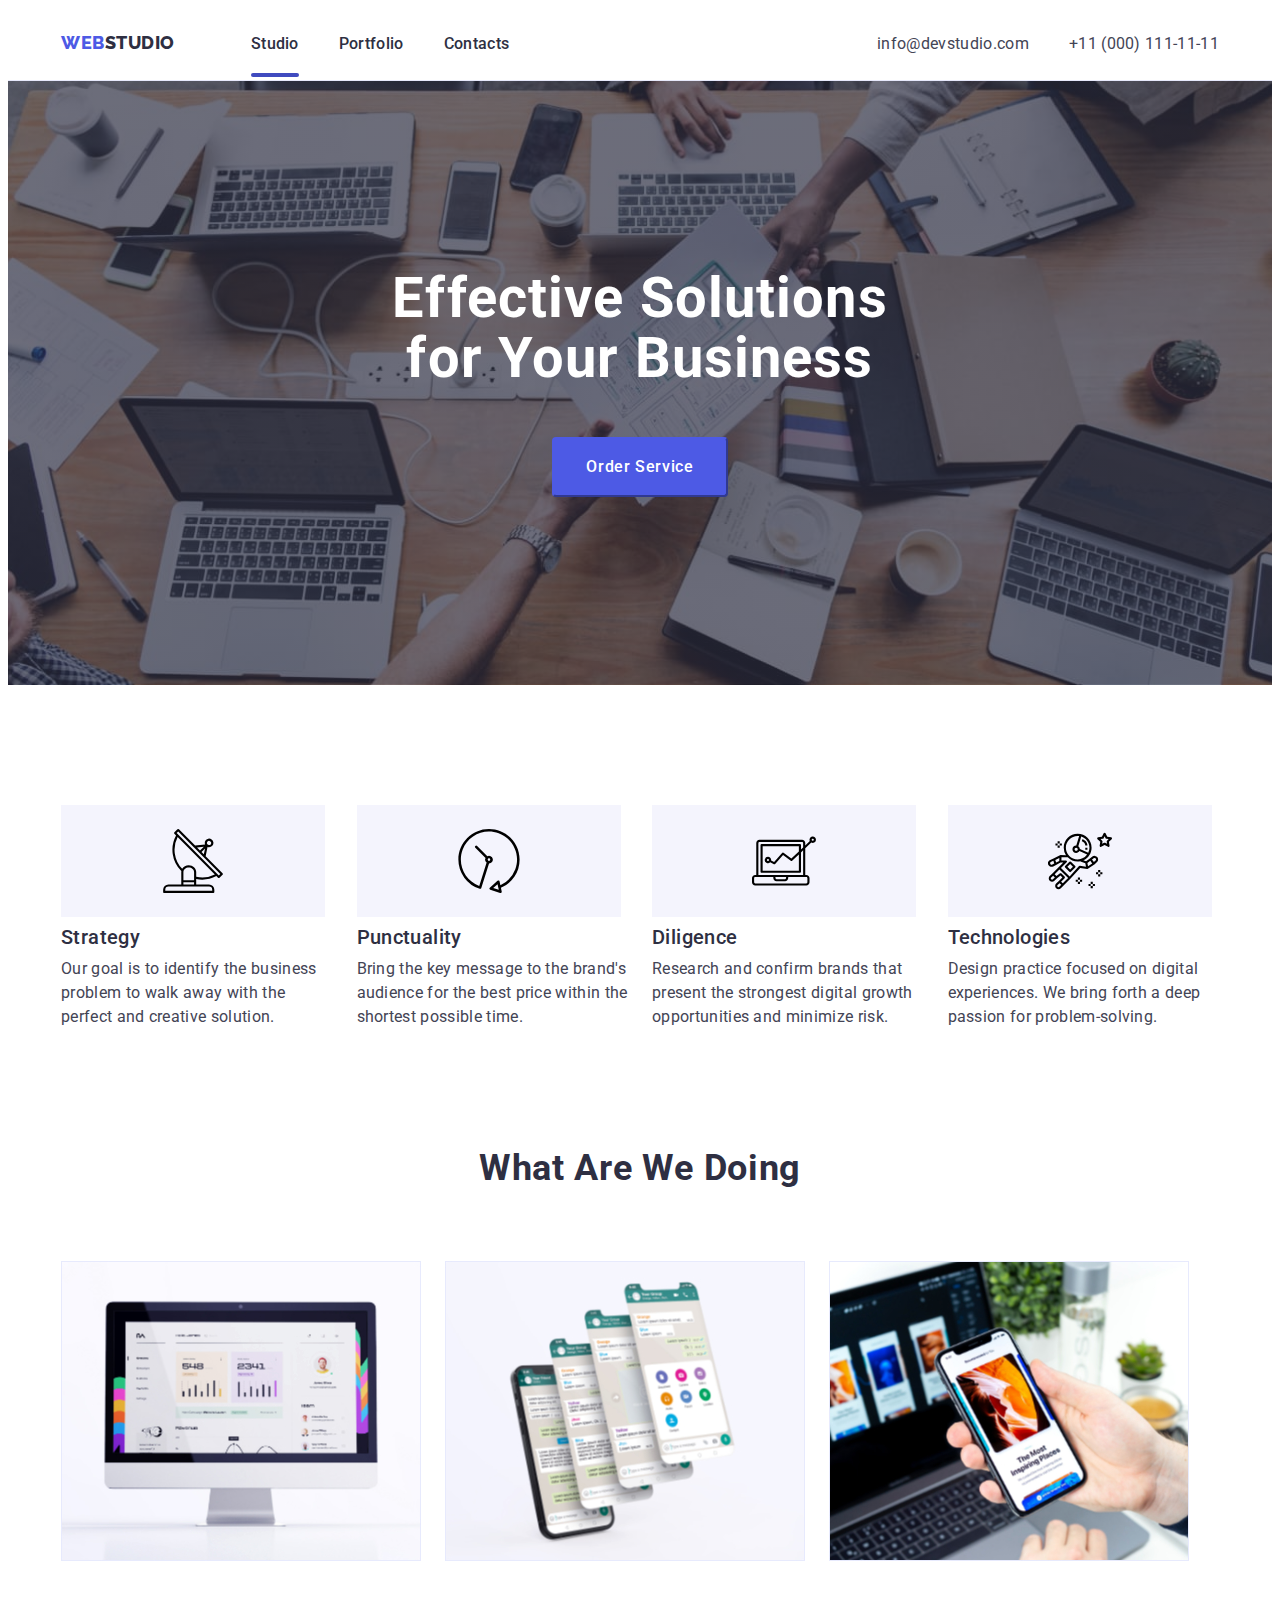
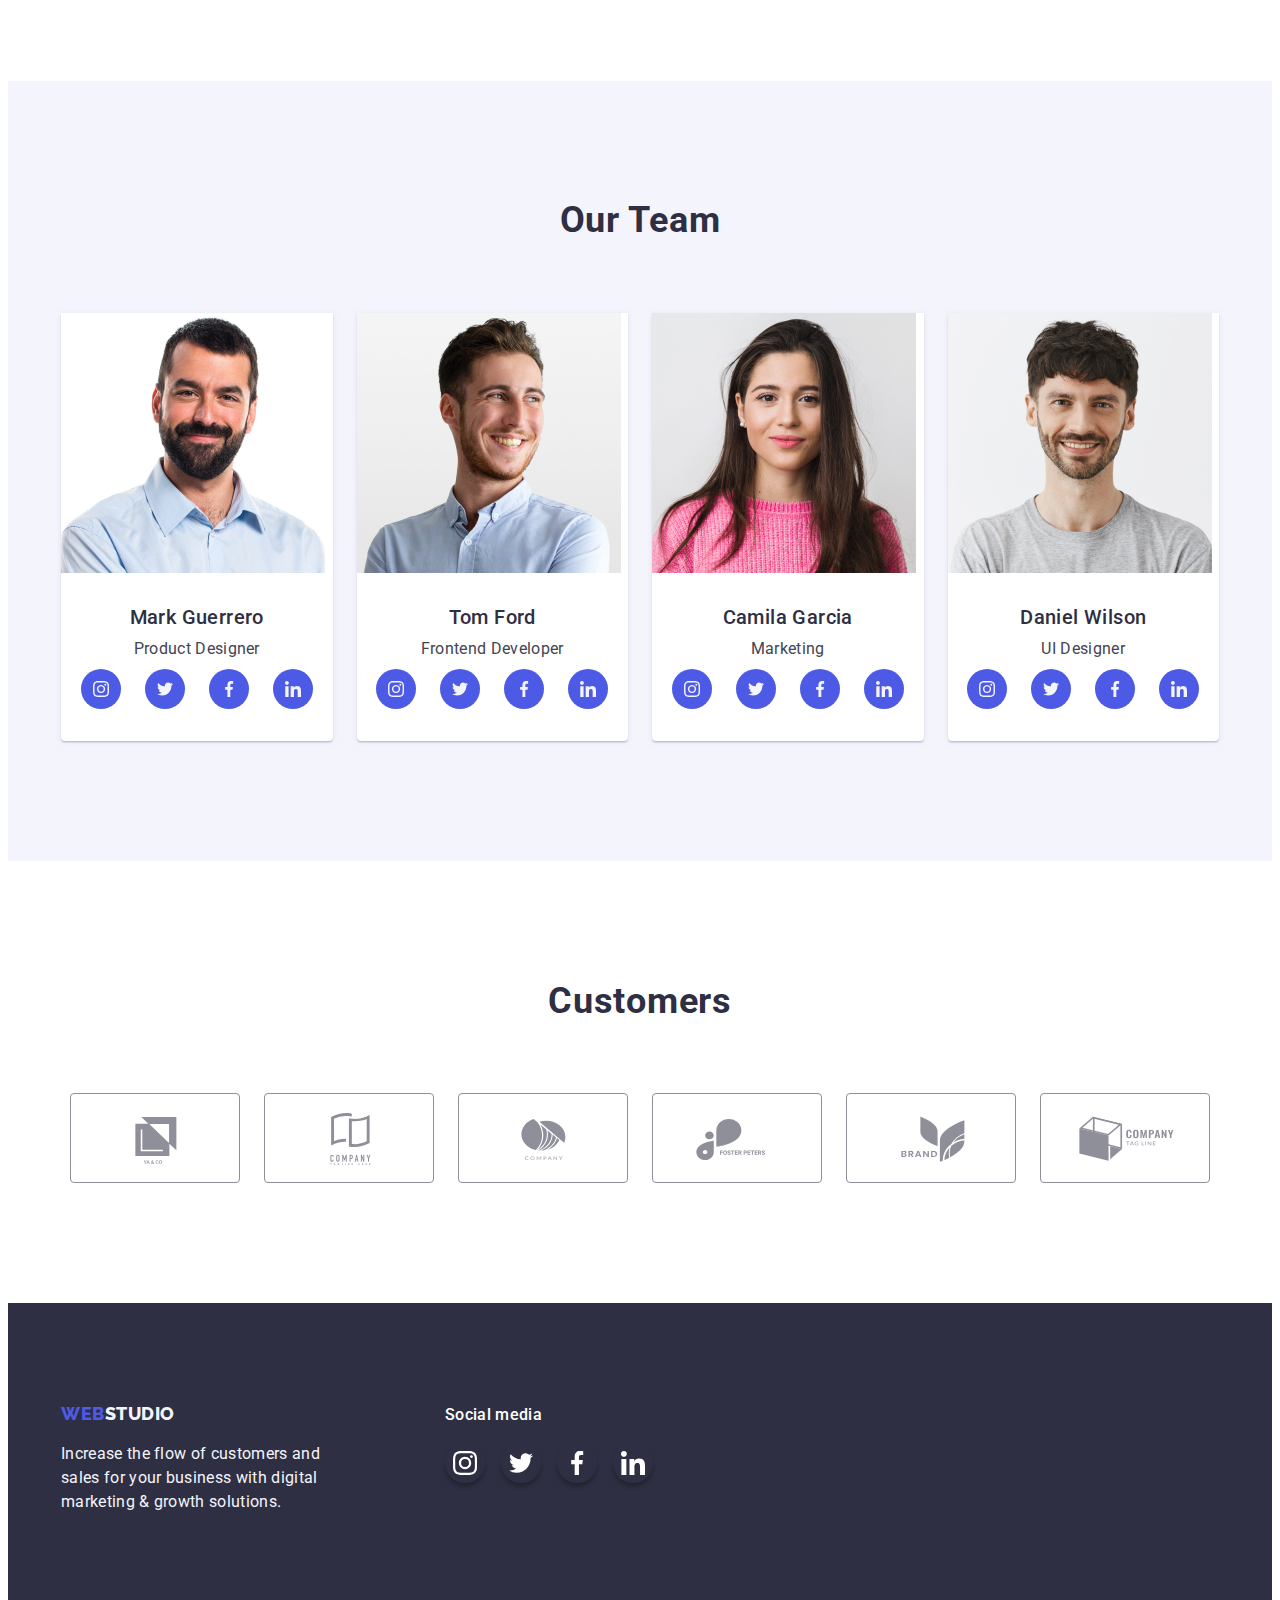
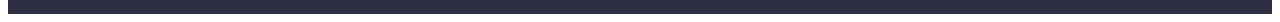
<file: index.html>
<!DOCTYPE html>
<html lang="en">
  <head>
    <meta charset="UTF-8" />
    <meta http-equiv="X-UA-Compatible" content="IE=edge" />
    <meta name="viewport" content="width=device-width, initial-scale=1.0" />
    <title>WebStudio</title>
    <link rel="preconnect" href="https://fonts.googleapis.com" />
    <link rel="preconnect" href="https://fonts.gstatic.com" crossorigin />
    <link
      href="https://fonts.googleapis.com/css2?family=League+Gothic&family=League+Spartan:wght@400;700&family=Montserrat:wght@400;700&family=Open+Sans:ital,wght@0,300;0,400;0,500;1,300;1,400&family=Raleway:wght@800&family=Roboto:wght@400;500;700;900&display=swap"
      rel="stylesheet"
    />
    <link
      rel="stylesheet"
      href="https://cdnjs.cloudflare.com/ajax/libs/modern-normalize/1.1.0/modern-normalize.min.css"
      integrity="sha512-wpPYUAdjBVSE4KJnH1VR1HeZfpl1ub8YT/NKx4PuQ5NmX2tKuGu6U/JRp5y+Y8XG2tV+wKQpNHVUX03MfMFn9Q=="
      crossorigin="anonymous"
      referrerpolicy="no-referrer"
    />
    <link rel="stylesheet" href="./css/styles.css" />
  </head>
  <body>
    <header class="header">
      <div class="header-container container">
        <nav class="header-navigation">
          <a href="./index.html" class="header-logo link"
            >Web<span class="studio-logo">Studio</span></a
          >
          <ul class="header-list list">
            <li class="header-item">
              <a href="./index.html" class="header-link link current">Studio</a>
            </li>
            <li class="header-item">
              <a href="./portfolio.html" class="header-link link">Portfolio</a>
            </li>
            <li class="header-item">
              <a href="" class="header-link link">Contacts</a>
            </li>
          </ul>
        </nav>
        <address class="header-address">
          <ul class="address-info list">
            <li>
              <a href="mailto:info@devstudio.com" class="address-info-item link"
                >info@devstudio.com</a
              >
            </li>
            <li>
              <a href="tel:+110001111111" class="address-info-item link"
                >+11 (000) 111-11-11</a
              >
            </li>
          </ul>
        </address>
      </div>
    </header>
    <main>
      <!-------------------------- Effective Solutions
        for Your Business -------------------------->
      <section class="solutions">
        <div class="container">
          <h1 class="solutions-main-title">
            Effective Solutions <br />
            for Your Business
          </h1>
          <button type="button" class="main-title-btn button" data-modal-open>
            Order Service
          </button>
        </div>
      </section>
      <!-------------------------- Peculiarities -------------------------->
      <section class="peculiarities">
        <div class="container peculiarities-container">
          <h2 class="visually-hidden" hidden>Peculiarities</h2>
          <ul class="peculiarities-list list">
            <li class="peculiarities-item">
              <div class="pecul-icon-wrap">
                <svg class="pecul-icon" width="64" height="64">
                  <use
                    href="./images/icons/peculiarties.svg#icon-strategy"
                  ></use>
                </svg>
              </div>
              <h3 class="peculiarties-title">Strategy</h3>
              <p class="peculiarties-text">
                Our goal is to identify the business problem to walk away with
                the perfect and creative solution.
              </p>
            </li>
            <li class="peculiarities-item">
              <div class="pecul-icon-wrap">
                <svg class="pecul-icon" width="64" height="64">
                  <use
                    href="./images/icons/peculiarties.svg#icon-punctually"
                  ></use>
                </svg>
              </div>
              <h3 class="peculiarties-title">Punctuality</h3>
              <p class="peculiarties-text">
                Bring the key message to the brand's audience for the best price
                within the shortest possible time.
              </p>
            </li>
            <li class="peculiarities-item">
              <div class="pecul-icon-wrap">
                <svg class="pecul-icon" width="64" height="64">
                  <use
                    href="./images/icons/peculiarties.svg#icon-diligence"
                  ></use>
                </svg>
              </div>
              <h3 class="peculiarties-title">Diligence</h3>
              <p class="peculiarties-text">
                Research and confirm brands that present the strongest digital
                growth opportunities and minimize risk.
              </p>
            </li>
            <li class="peculiarities-item">
              <div class="pecul-icon-wrap">
                <svg class="pecul-icon" width="64" height="64">
                  <use
                    href="./images/icons/peculiarties.svg#icon-technologies"
                  ></use>
                </svg>
              </div>
              <h3 class="peculiarties-title">Technologies</h3>
              <p class="peculiarties-text">
                Design practice focused on digital experiences. We bring forth a
                deep passion for problem-solving.
              </p>
            </li>
          </ul>
        </div>
      </section>
      <!-------------------------- What are we doing -------------------------->
      <section class="doings">
        <div class="container">
          <h2 class="doings-title">What are we doing</h2>
          <ul class="doings-list list container">
            <li class="doings-item">
              <img
                src="./images/squoosh/Rectangle71.jpg"
                alt="Desktop app"
                width="360"
                height="300"
              />
            </li>
            <li class="doings-item">
              <img
                src="./images/squoosh/img2.jpg"
                alt="Mobile app"
                width="360"
                height="300"
              />
            </li>
            <li class="doings-item">
              <img
                src="./images/squoosh/img3.jpg"
                alt="Mobile advertisment"
                width="360"
                height="300"
              />
            </li>
          </ul>
        </div>
      </section>
      <!-------------------------- Our Team -------------------------->
      <section class="team">
        <div class="container">
          <h2 class="team-title">Our Team</h2>
          <ul class="team-list list">
            <li class="team-item">
              <img
                src="./images/squoosh/Mark.jpg"
                alt="Mark photo"
                width="264"
              />
              <div class="team-wrap">
                <h3 class="team-second-title">Mark Guerrero</h3>
                <p class="team-text">Product Designer</p>
                <ul class="soc-networks-list list">
                  <li class="soc-networks-item">
                    <a class="soc-link link" href="">
                      <svg class="soc-networks-icon" width="16" height="16">
                        <use
                          href="./images/icons/sprite.svg#icon-instagram"
                        ></use>
                      </svg>
                    </a>
                  </li>
                  <li class="soc-networks-item">
                    <a class="soc-link link" href="">
                      <svg class="soc-networks-icon" width="16" height="16">
                        <use
                          href="./images/icons/sprite.svg#icon-twitter"
                        ></use>
                      </svg>
                    </a>
                  </li>
                  <li class="soc-networks-item">
                    <a class="soc-link link" href=""
                      ><svg class="soc-networks-icon" width="16" height="16">
                        <use
                          href="./images/icons/sprite.svg#icon-facebook"
                        ></use>
                      </svg>
                    </a>
                  </li>
                  <li class="soc-networks-item">
                    <a class="soc-link link" href=""
                      ><svg class="soc-networks-icon" width="16" height="16">
                        <use
                          href="./images/icons/sprite.svg#icon-linkedin"
                        ></use>
                      </svg>
                    </a>
                  </li>
                </ul>
              </div>
            </li>
            <li class="team-item">
              <img src="./images/squoosh/Tom.jpg" alt="Tom photo" width="264" />
              <div class="team-wrap">
                <h3 class="team-second-title">Tom Ford</h3>
                <p class="team-text">Frontend Developer</p>
                <ul class="soc-networks-list list">
                  <li class="soc-networks-item">
                    <a class="soc-link link" href="">
                      <svg class="soc-networks-icon" width="16" height="16">
                        <use
                          href="./images/icons/sprite.svg#icon-instagram"
                        ></use>
                      </svg>
                    </a>
                  </li>
                  <li class="soc-networks-item">
                    <a class="soc-link link" href="">
                      <svg class="soc-networks-icon" width="16" height="16">
                        <use
                          href="./images/icons/sprite.svg#icon-twitter"
                        ></use>
                      </svg>
                    </a>
                  </li>
                  <li class="soc-networks-item">
                    <a class="soc-link link" href=""
                      ><svg class="soc-networks-icon" width="16" height="16">
                        <use
                          href="./images/icons/sprite.svg#icon-facebook"
                        ></use>
                      </svg>
                    </a>
                  </li>
                  <li class="soc-networks-item">
                    <a class="soc-link link" href=""
                      ><svg class="soc-networks-icon" width="16" height="16">
                        <use
                          href="./images/icons/sprite.svg#icon-linkedin"
                        ></use>
                      </svg>
                    </a>
                  </li>
                </ul>
              </div>
            </li>
            <li class="team-item">
              <img
                src="./images/squoosh/Camila.jpg"
                alt="Camila photo"
                width="264"
              />
              <div class="team-wrap">
                <h3 class="team-second-title">Camila Garcia</h3>
                <p class="team-text">Marketing</p>
                <ul class="soc-networks-list list">
                  <li class="soc-networks-item">
                    <a class="soc-link link" href="">
                      <svg class="soc-networks-icon" width="16" height="16">
                        <use
                          href="./images/icons/sprite.svg#icon-instagram"
                        ></use>
                      </svg>
                    </a>
                  </li>
                  <li class="soc-networks-item">
                    <a class="soc-link link" href="">
                      <svg class="soc-networks-icon" width="16" height="16">
                        <use
                          href="./images/icons/sprite.svg#icon-twitter"
                        ></use>
                      </svg>
                    </a>
                  </li>
                  <li class="soc-networks-item">
                    <a class="soc-link link" href=""
                      ><svg class="soc-networks-icon" width="16" height="16">
                        <use
                          href="./images/icons/sprite.svg#icon-facebook"
                        ></use>
                      </svg>
                    </a>
                  </li>
                  <li class="soc-networks-item">
                    <a class="soc-link link" href=""
                      ><svg class="soc-networks-icon" width="16" height="16">
                        <use
                          href="./images/icons/sprite.svg#icon-linkedin"
                        ></use>
                      </svg>
                    </a>
                  </li>
                </ul>
              </div>
            </li>
            <li class="team-item">
              <img
                src="./images/squoosh/Daniel.jpg"
                alt="Daniel photo"
                width="264"
              />
              <div class="team-wrap">
                <h3 class="team-second-title">Daniel Wilson</h3>
                <p class="team-text">UI Designer</p>
                <ul class="soc-networks-list list">
                  <li class="soc-networks-item">
                    <a class="soc-link link" href="">
                      <svg class="soc-networks-icon" width="16" height="16">
                        <use
                          href="./images/icons/sprite.svg#icon-instagram"
                        ></use>
                      </svg>
                    </a>
                  </li>
                  <li class="soc-networks-item">
                    <a class="soc-link link" href="">
                      <svg class="soc-networks-icon" width="16" height="16">
                        <use
                          href="./images/icons/sprite.svg#icon-twitter"
                        ></use>
                      </svg>
                    </a>
                  </li>
                  <li class="soc-networks-item">
                    <a class="soc-link link" href=""
                      ><svg class="soc-networks-icon" width="16" height="16">
                        <use
                          href="./images/icons/sprite.svg#icon-facebook"
                        ></use>
                      </svg>
                    </a>
                  </li>
                  <li class="soc-networks-item">
                    <a class="soc-link link" href=""
                      ><svg class="soc-networks-icon" width="16" height="16">
                        <use
                          href="./images/icons/sprite.svg#icon-linkedin"
                        ></use>
                      </svg>
                    </a>
                  </li>
                </ul>
              </div>
            </li>
          </ul>
        </div>
      </section>
    </main>
    <!-------------------------- Customers-------------------------->
    <section class="customers">
      <h2 class="customers-title">Customers</h2>
      <div class="container customers-container">
        <ul class="customers-list list">
          <li class="customers-item">
            <a class="customers-link link" href="">
              <svg class="customers-icon" width="104" height="56">
                <use href="./images/icons/client-sprite.svg#icon-client1"></use>
              </svg>
            </a>
          </li>

          <li class="customers-item">
            <a class="customers-link link" href="">
              <svg class="customers-icon" width="104" height="56">
                <use href="./images/icons/client-sprite.svg#icon-client2"></use>
              </svg>
            </a>
          </li>

          <li class="customers-item">
            <a class="customers-link link" href="">
              <svg class="customers-icon" width="104" height="56">
                <use href="./images/icons/client-sprite.svg#icon-client3"></use>
              </svg>
            </a>
          </li>

          <li class="customers-item">
            <a class="customers-link link" href="">
              <svg class="customers-icon" width="104" height="56">
                <use href="./images/icons/client-sprite.svg#icon-client4"></use>
              </svg>
            </a>
          </li>

          <li class="customers-item">
            <a class="customers-link link" href="">
              <svg class="customers-icon" width="104" height="56">
                <use href="./images/icons/client-sprite.svg#icon-client5"></use>
              </svg>
            </a>
          </li>

          <li class="customers-item">
            <a class="customers-link link" href="">
              <svg class="customers-icon" width="104" height="56">
                <use href="./images/icons/client-sprite.svg#icon-client6"></use>
              </svg>
            </a>
          </li>
        </ul>
      </div>
    </section>

    <!-------------------------- Footer -------------------------->
    <footer class="footer">
      <div class="container footer-container">
        <div class="logo-text-wrap">
          <a href="./index.html" class="footer-logo link"
            >Web<span class="footer-studio-logo">Studio</span></a
          >
          <p class="footer-text">
            Increase the flow of customers and sales for your business with
            digital marketing & growth solutions.
          </p>
        </div>
        <div class="social-footer-wrap">
          <h3 class="soc-media-title">Social media</h3>
          <ul class="soc-footer-list list">
            <li class="footer-soc-item">
              <a class="footer-soc-link link" href="">
                <svg class="footer-soc-icon" width="24px" height="24px">
                  <use href="./images/icons/sprite.svg#icon-instagram"></use>
                </svg>
              </a>
            </li>
            <li class="footer-soc-item">
              <a class="footer-soc-link link" href="">
                <svg class="footer-soc-icon" width="24px" height="24px">
                  <use href="./images/icons/sprite.svg#icon-twitter"></use>
                </svg>
              </a>
            </li>
            <li class="footer-soc-item">
              <a class="footer-soc-link link" href="">
                <svg class="footer-soc-icon" width="24px" height="24px">
                  <use href="./images/icons/sprite.svg#icon-facebook"></use>
                </svg>
              </a>
            </li>
            <li class="footer-soc-item">
              <a class="footer-soc-link link" href="">
                <svg class="footer-soc-icon" width="24px" height="24px">
                  <use href="./images/icons/sprite.svg#icon-linkedin"></use>
                </svg>
              </a>
            </li>
          </ul>
        </div>
      </div>
    </footer>
    <div class="backdrop is-hidden" data-modal>
      <div class="modal">
        <button type="button" class="modal-close-btn" data-modal-close>
          <svg class="modal-icon" width="8" height="8">
            <use href="./images/icons/sprite.svg#icon-close"></use>
          </svg>
        </button>
      </div>
    </div>
    <script src="./js/modal.js"></script>
  </body>
</html>
</file>
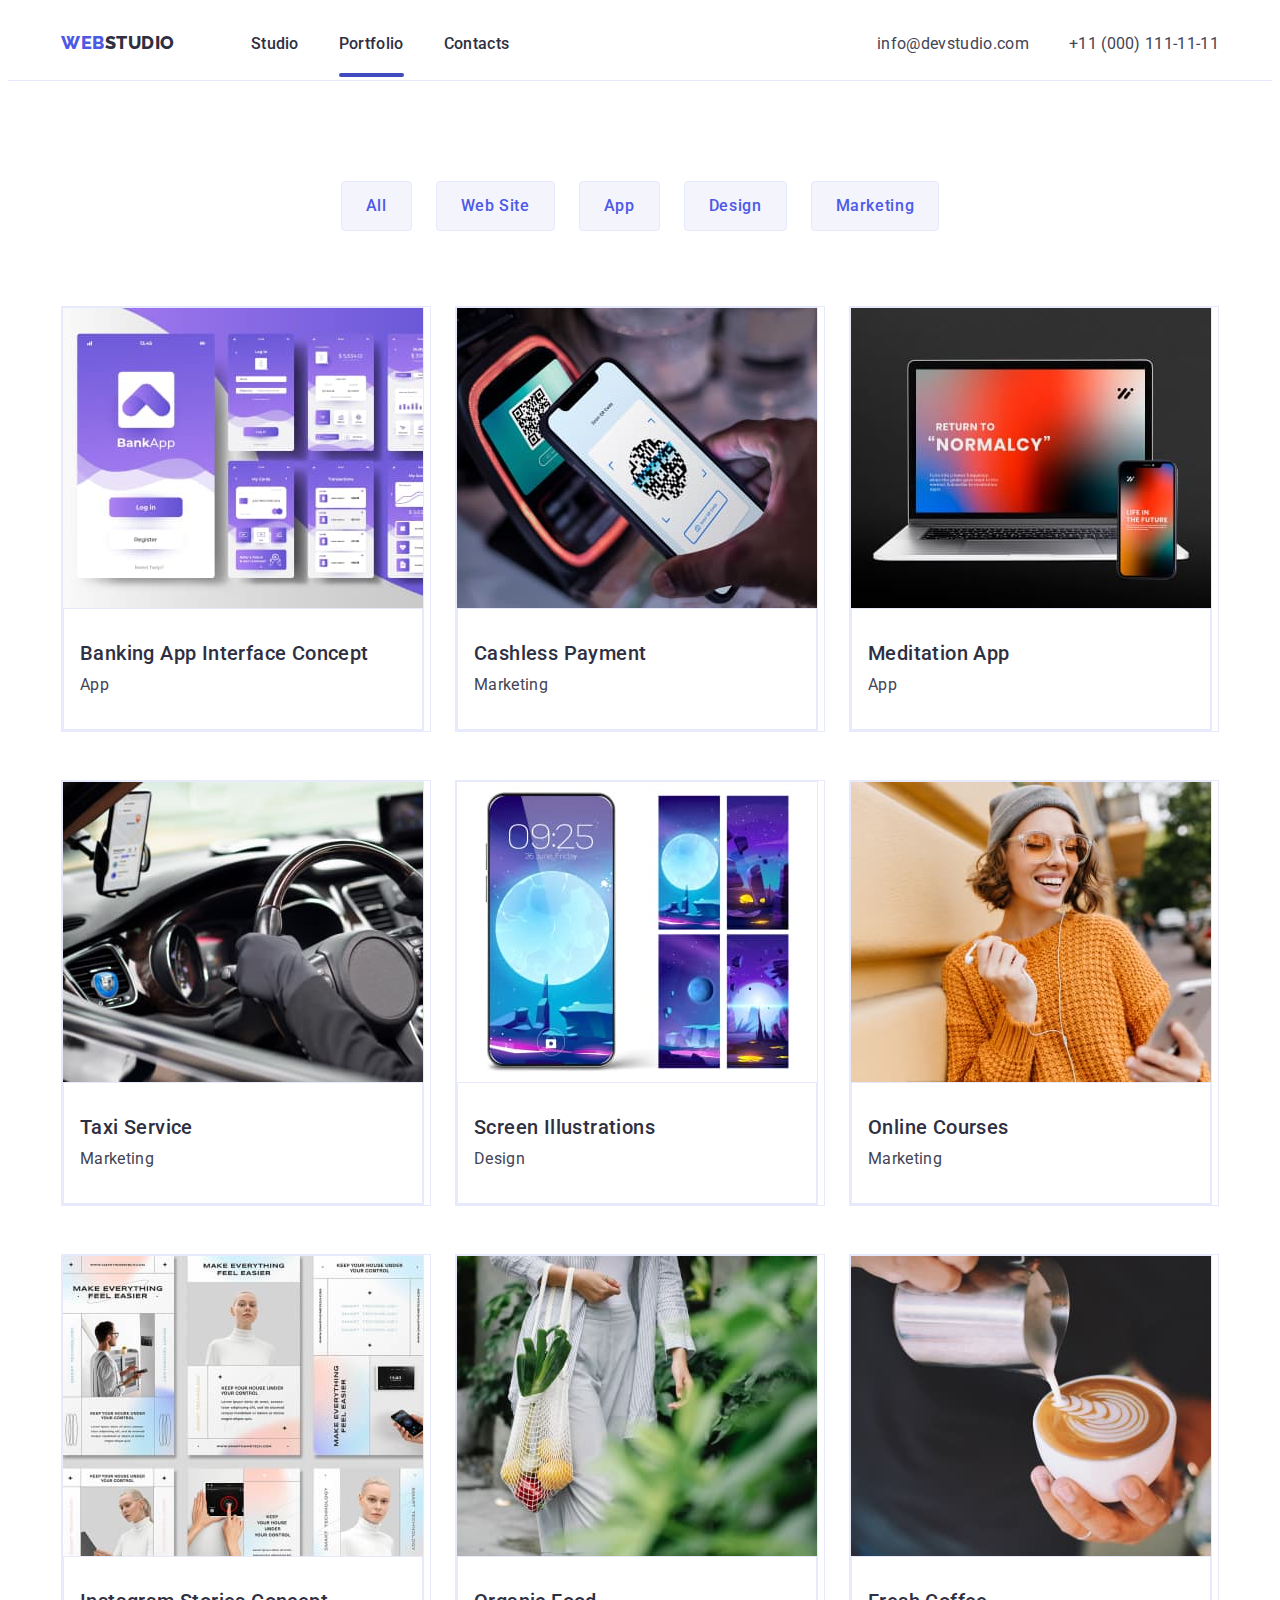
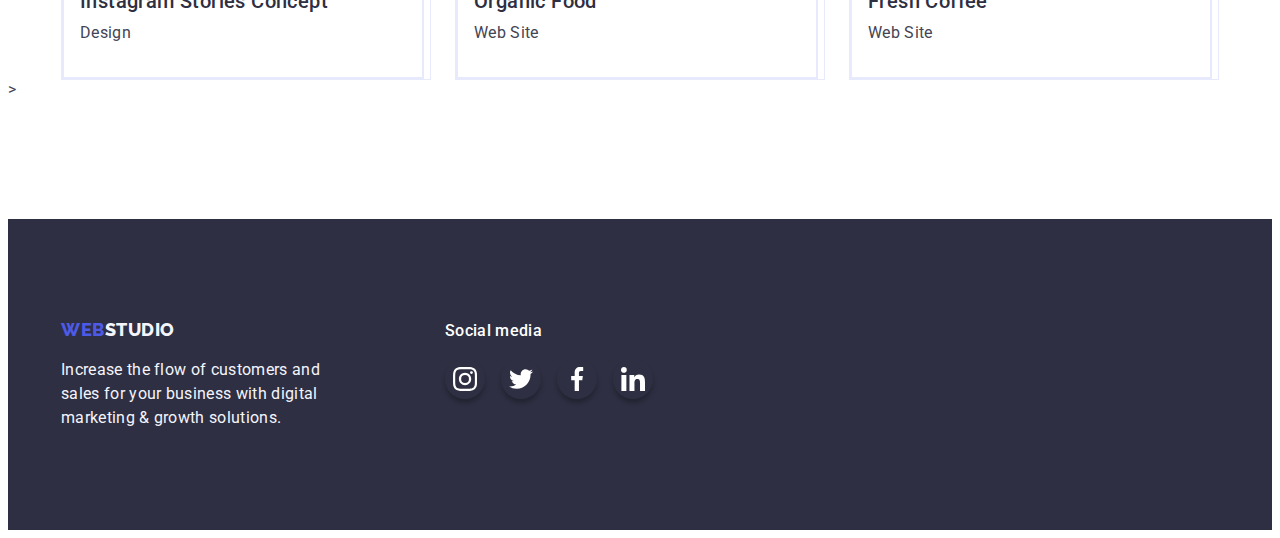
<file: portfolio.html>
<!DOCTYPE html>
<html lang="en">
  <head>
    <meta charset="UTF-8" />
    <meta http-equiv="X-UA-Compatible" content="IE=edge" />
    <meta name="viewport" content="width=device-width, initial-scale=1.0" />
    <title>WebStudio</title>
    <link rel="preconnect" href="https://fonts.googleapis.com" />
    <link rel="preconnect" href="https://fonts.gstatic.com" crossorigin />
    <link
      href="https://fonts.googleapis.com/css2?family=League+Gothic&family=League+Spartan:wght@400;700&family=Montserrat:wght@400;700&family=Open+Sans:ital,wght@0,300;0,400;0,500;1,300;1,400&family=Raleway:wght@800&family=Roboto:wght@400;500;700;900&display=swap"
      rel="stylesheet"
    />
    <link
      rel="stylesheet"
      href="https://cdnjs.cloudflare.com/ajax/libs/modern-normalize/1.1.0/modern-normalize.min.css"
      integrity="sha512-wpPYUAdjBVSE4KJnH1VR1HeZfpl1ub8YT/NKx4PuQ5NmX2tKuGu6U/JRp5y+Y8XG2tV+wKQpNHVUX03MfMFn9Q=="
      crossorigin="anonymous"
      referrerpolicy="no-referrer"
    />
    <link rel="stylesheet" href="./css/styles.css" />
  </head>
  <body>
    <header class="header">
      <div class="header-container container">
        <nav class="header-navigation">
          <a href="./index.html" class="header-logo link"
            >Web<span class="studio-logo">Studio</span></a
          >
          <ul class="header-list list">
            <li class="header-item">
              <a href="./index.html" class="header-link link">Studio</a>
            </li>
            <li class="header-item">
              <a href="./portfolio.html" class="header-link link current"
                >Portfolio</a
              >
            </li>
            <li class="header-item">
              <a href="" class="header-link link">Contacts</a>
            </li>
          </ul>
        </nav>
        <address class="header-address">
          <ul class="address-info list">
            <li>
              <a href="mailto:info@devstudio.com" class="address-info-item link"
                >info@devstudio.com</a
              >
            </li>
            <li>
              <a href="tel:+110001111111" class="address-info-item link"
                >+11 (000) 111-11-11</a
              >
            </li>
          </ul>
        </address>
      </div>
    </header>
    <main>
      <!-------------------------- Portfolio navigation -------------------------->
      <section class="portfolio-navigation">
        <div class="container">
          <h1 hidden>Portfolio navigation</h1>
          <ul class="portfolio-list list">
            <li class="portfolio-navigation-item">
              <button type="button" class="portfolio-button button link">
                All
              </button>
            </li>
            <li class="portfolio-navigation-item">
              <button type="button" class="portfolio-button button link">
                Web Site
              </button>
            </li>
            <li class="portfolio-navigation-item">
              <button type="button" class="portfolio-button button link">
                App
              </button>
            </li>
            <li class="portfolio-navigation-item">
              <button type="button" class="portfolio-button button link">
                Design
              </button>
            </li>
            <li class="portfolio-navigation-item">
              <button type="button" class="portfolio-button button link">
                Marketing
              </button>
            </li>
          </ul>
          <!-------------------------- Work examples -------------------------->
          <ul class="works-example-list list">
            <li class="works-example-item">
              <a href="" class="works-example-link link">
                <article class="card">
                  <div class="card-thumb">
                    <div class="works-cover-wrap">
                      <img
                        src="./images/portfolio/banking-app.jpg"
                        alt="Banking App Interface"
                        class="works-example-pics"
                        width="360"
                        height="300"
                      />
                      <p class="works-cover-text">
                        14 Stylish and User-Friendly App Design Concepts · Task
                        Manager App · Calorie Tracker App · Exotic Fruit
                        Ecommerce App · Cloud Storage App
                      </p>
                    </div>
                    <div class="works-text-wrap">
                      <h2 class="works-example-title">
                        Banking App Interface Concept
                      </h2>
                      <p class="works-example-text">App</p>
                    </div>
                  </div>
                </article>
              </a>
            </li>
            <li class="works-example-item">
              <a href="" class="works-example-link link">
                <article class="card">
                  <div class="card-thumb">
                    <div class="works-cover-wrap">
                      <img
                        src="./images/portfolio/cashless.jpg"
                        alt="Cashless Payment"
                        class="works-example-pics"
                        width="360"
                        height="300"
                      />
                      <p class="works-cover-text">
                        14 Stylish and User-Friendly App Design Concepts · Task
                        Manager App · Calorie Tracker App · Exotic Fruit
                        Ecommerce App · Cloud Storage App
                      </p>
                    </div>
                    <div class="works-text-wrap">
                      <h2 class="works-example-title">Cashless Payment</h2>
                      <p class="works-example-text">Marketing</p>
                    </div>
                  </div>
                </article>
              </a>
            </li>
            <li class="works-example-item">
              <a href="" class="works-example-link link">
                <article class="card">
                  <div class="card-thumb">
                    <div class="works-cover-wrap">
                      <img
                        src="./images/portfolio/meditation.jpg"
                        alt="Meditation App"
                        class="works-example-pics"
                        width="360"
                        height="300"
                      />
                      <p class="works-cover-text">
                        14 Stylish and User-Friendly App Design Concepts · Task
                        Manager App · Calorie Tracker App · Exotic Fruit
                        Ecommerce App · Cloud Storage App
                      </p>
                    </div>
                    <div class="works-text-wrap">
                      <h2 class="works-example-title">Meditation App</h2>
                      <p class="works-example-text">App</p>
                    </div>
                  </div>
                </article>
              </a>
            </li>
            <li class="works-example-item">
              <a href="" class="works-example-link link">
                <article class="card">
                  <div class="card-thumb">
                    <div class="works-cover-wrap">
                      <img
                        src="./images/portfolio/taxi-service.jpg"
                        alt="Taxi Service"
                        class="works-example-pics"
                        width="360"
                        height="300"
                      />
                      <p class="works-cover-text">
                        14 Stylish and User-Friendly App Design Concepts · Task
                        Manager App · Calorie Tracker App · Exotic Fruit
                        Ecommerce App · Cloud Storage App
                      </p>
                    </div>
                    <div class="works-text-wrap">
                      <h2 class="works-example-title">Taxi Service</h2>
                      <p class="works-example-text">Marketing</p>
                    </div>
                  </div>
                </article>
              </a>
            </li>
            <li class="works-example-item">
              <a href="" class="works-example-link link">
                <article class="card">
                  <div class="card-thumb">
                    <div class="works-cover-wrap">
                      <img
                        src="./images/portfolio/screen-ill.jpg"
                        alt="Screen Illustrations"
                        class="works-example-pics"
                        width="360"
                        height="300"
                      />
                      <p class="works-cover-text">
                        14 Stylish and User-Friendly App Design Concepts · Task
                        Manager App · Calorie Tracker App · Exotic Fruit
                        Ecommerce App · Cloud Storage App
                      </p>
                    </div>
                    <div class="works-text-wrap">
                      <h2 class="works-example-title">Screen Illustrations</h2>
                      <p class="works-example-text">Design</p>
                    </div>
                  </div>
                </article>
              </a>
            </li>
            <li class="works-example-item">
              <a href="" class="works-example-link link">
                <article class="card">
                  <div class="card-thumb">
                    <div class="works-cover-wrap">
                      <img
                        src="./images/portfolio/courses.jpg"
                        alt="Online Courses"
                        class="works-example-pics"
                        width="360"
                        height="300"
                      />
                      <p class="works-cover-text">
                        14 Stylish and User-Friendly App Design Concepts · Task
                        Manager App · Calorie Tracker App · Exotic Fruit
                        Ecommerce App · Cloud Storage App
                      </p>
                    </div>
                    <div class="works-text-wrap">
                      <h2 class="works-example-title">Online Courses</h2>
                      <p class="works-example-text">Marketing</p>
                    </div>
                  </div>
                </article>
              </a>
            </li>
            <li class="works-example-item">
              <a href="" class="works-example-link link">
                <article class="card">
                  <div class="card-thumb">
                    <div class="works-cover-wrap">
                      <img
                        src="./images/portfolio/insta.jpg"
                        alt="Instagram Stories Concept"
                        class="works-example-pics"
                        width="360"
                        height="300"
                      />
                      <p class="works-cover-text">
                        14 Stylish and User-Friendly App Design Concepts · Task
                        Manager App · Calorie Tracker App · Exotic Fruit
                        Ecommerce App · Cloud Storage App
                      </p>
                    </div>
                    <div class="works-text-wrap">
                      <h2 class="works-example-title">
                        Instagram Stories Concept
                      </h2>
                      <p class="works-example-text">Design</p>
                    </div>
                  </div>
                </article>
              </a>
            </li>
            <li class="works-example-item">
              <a href="" class="works-example-link link">
                <article class="card">
                  <div class="card-thumb">
                    <div class="works-cover-wrap">
                      <img
                        src="./images/portfolio/organic-food.jpg"
                        alt="Organic Food"
                        class="works-example-pics"
                        width="360"
                        height="300"
                      />
                      <p class="works-cover-text">
                        14 Stylish and User-Friendly App Design Concepts · Task
                        Manager App · Calorie Tracker App · Exotic Fruit
                        Ecommerce App · Cloud Storage App
                      </p>
                    </div>
                    <div class="works-text-wrap">
                      <h2 class="works-example-title">Organic Food</h2>
                      <p class="works-example-text">Web Site</p>
                    </div>
                  </div>
                </article>
              </a>
            </li>
            <li class="works-example-item">
              <a href="" class="works-example-link link">
                <article class="card">
                  <div class="card-thumb">
                    <div class="works-cover-wrap">
                      <img
                        src="./images/portfolio/coffee.jpg"
                        alt="Fresh Coffee"
                        width="360"
                        class="works-example-pics"
                        height="300"
                      />
                      <p class="works-cover-text">
                        14 Stylish and User-Friendly App Design Concepts · Task
                        Manager App · Calorie Tracker App · Exotic Fruit
                        Ecommerce App · Cloud Storage App
                      </p>
                    </div>
                    <div class="works-text-wrap">
                      <h2 class="works-example-title">Fresh Coffee</h2>
                      <p class="works-example-text">Web Site</p>
                    </div>
                  </div>
                </article>
              </a>
            </li>
          </ul>
        </div>
        >
      </section>
    </main>
    <!-------------------------- Footer -------------------------->
    <footer class="footer">
      <div class="container footer-container">
        <div class="logo-text-wrap">
          <a href="./index.html" class="footer-logo link"
            >Web<span class="footer-studio-logo">Studio</span></a
          >
          <p class="footer-text">
            Increase the flow of customers and sales for your business with
            digital marketing & growth solutions.
          </p>
        </div>
        <div class="social-footer-wrap">
          <h3 class="soc-media-title">Social media</h3>
          <ul class="soc-footer-list list">
            <li class="footer-soc-item">
              <a class="footer-soc-link link" href="">
                <svg class="footer-soc-icon" width="24px" height="24px">
                  <use href="./images/icons/sprite.svg#icon-instagram"></use>
                </svg>
              </a>
            </li>
            <li class="footer-soc-item">
              <a class="footer-soc-link link" href="">
                <svg class="footer-soc-icon" width="24px" height="24px">
                  <use href="./images/icons/sprite.svg#icon-twitter"></use>
                </svg>
              </a>
            </li>
            <li class="footer-soc-item">
              <a class="footer-soc-link link" href="">
                <svg class="footer-soc-icon" width="24px" height="24px">
                  <use href="./images/icons/sprite.svg#icon-facebook"></use>
                </svg>
              </a>
            </li>
            <li class="footer-soc-item">
              <a class="footer-soc-link link" href="">
                <svg class="footer-soc-icon" width="24px" height="24px">
                  <use href="./images/icons/sprite.svg#icon-linkedin"></use>
                </svg>
              </a>
            </li>
          </ul>
        </div>
      </div>
    </footer>
  </body>
</html>
</file>
<file: css/styles.css>
:root {
  --blue-text-color: #4d5ae5;
  --blue-accent-color: #404bbf;
  --black-text-color: #2e2f42;
  --black-p-color: #434455;
  --white-text-color: #f4f4fd;
  --wtite-color: #ffffff;
  --margin-set-left: 24px;
  --margin-set-top: 48px;
  --bg-gradient: linear-gradient(rgba(46, 47, 66, 0.7), rgba(46, 47, 66, 0.7));
}
p,
h1,
h2,
h3,
h4,
h5,
h6 {
  margin: 0;
}

ul {
  margin: 0;
  padding-left: 0;
}

img {
  display: block;
  max-width: 100%;
  height: auto;
}
button {
  cursor: pointer;
}

address {
  font-style: normal;
}

body {
  font-family: Roboto, sans-serif;
  color: var(--black-p-color);
  background-color: var(--wtite-color);
}

.list {
  list-style: none;
  margin: 0;
  padding-left: 0;
}

.container {
  max-width: 1158px;
  padding: 0 15px;
  margin: 0 auto;
  /* outline: 1px solid red; */
}

.web-logo {
  color: var(--blue-text-color);
}

.visually-hidden {
  position: absolute;
  width: 1px;
  height: 1px;
  margin: -1px;
  border: 0;
  padding: 0;
  white-space: nowrap;
  clip-path: inset(100%);
  clip: rect(0 0 0 0);
  overflow: hidden;
}

.card {
  border: 1px solid #e7e9fc;
}

.link {
  text-decoration: none;
}

.link:hover,
.link:focus {
  color: var(--blue-accent-color);
}

.button {
  text-decoration: none;
}

.button:hover {
  font-family: "Roboto", sans-serif;
  color: var(--wtite-color);
  background-color: var(--blue-accent-color);
}

.button:focus {
  font-family: "Roboto", sans-serif;
  color: var(--wtite-color);
  background-color: var(--blue-accent-color);
}

/*?-------------------------HEADER-------------------------*/
.header {
  background-color: var(--wtite-color);
  align-content: center;
  padding-top: 24px;
  padding-bottom: 24px;
  border-bottom: 1px solid #e7e9fc;
}

.header-container {
  display: flex;
  align-items: center;
}

.header-navigation {
  display: flex;
  margin-right: auto;
}

.header-logo {
  font-family: "Raleway", sans-serif;
  font-weight: 800;
  font-size: 18px;
  line-height: 1.17;
  letter-spacing: 0.03em;
  text-transform: uppercase;
  color: var(--blue-text-color);
  text-decoration: none;
  margin-right: 76px;
}

.studio-logo {
  font-family: "Raleway", sans-serif;
  font-weight: 800;
  font-size: 18px;
  line-height: 1.17;
  letter-spacing: 0.03em;
  text-transform: uppercase;
  color: var(--black-text-color);
  text-decoration: none;
}

.header-list {
  display: flex;
  gap: 40px;
}

.header-item {
  font-weight: 500;
  font-size: 16px;
  line-height: 1.5;
  letter-spacing: 0.02em;
  color: var(--black-text-color);
}
.header-link {
  position: relative;
  transition-property: color, background-color;
  transition-duration: 250ms;
  transition-timing-function: cubic-bezier(0.4, 0, 0.2, 1);
  font-weight: 500;
  font-size: 16px;
  line-height: 1.5;
  letter-spacing: 0.02em;
  color: var(--black-text-color);
  text-decoration: none;
}

.header-link:hover,
.header-link:focus {
  /* position: absolute;
  transition: transform; */
  font-family: "Roboto", sans-serif;
  color: var(--blue-accent-color);
  cursor: pointer;
}
.header-address {
  font-style: normal;
}

.current {
  position: relative;
}

.current::after {
  content: "";
  position: absolute;
  width: 100%;
  height: 4px;
  border-radius: 2px;
  background-color: var(--blue-accent-color);
  left: 0;
  bottom: -24px;
}
/*-------------------------ADDRESS-------------------------*/
.address-info-item {
  font-style: normal;
  font-size: 16px;
  line-height: 1.5;
  letter-spacing: 0.02em;
  text-decoration: none;
  color: var(--black-p-color);
}

.address-info {
  display: flex;
  gap: 40px;
}

/*? -------------------------MAIN PAGE------------------------- */
/*-------------------------EFFECTIVE SOLUTIONS-------------------------*/
.solutions {
  background-color: grey;
  background-image: var(--bg-gradient),
    url(../images/icons/people-office\ 1.jpg);
  background-repeat: no-repeat;
  background-position: center;
  background-size: cover;
  max-width: 1440px;
  margin: 0 auto;
  text-align: center;
  padding: 188px 0;
}

.solutions-main-title {
  font-size: 56px;
  line-height: 1.07;
  letter-spacing: 0.02em;
  color: var(--wtite-color);
  margin-bottom: 48px;
}

.main-title-btn {
  font-family: "Roboto", sans-serif;
  font-weight: 500;
  font-size: 16px;
  line-height: 1.5;
  letter-spacing: 0.04em;
  color: var(--wtite-color);
  background-color: var(--blue-text-color);
  padding: 16px 32px;
  border-radius: 4px;
  border-color: var(--blue-text-color);

  position: relative;
  transition-property: color, background-color;
  transition-duration: 250ms;
  transition-timing-function: cubic-bezier(0.4, 0, 0.2, 1);
}

.main-title-btn:hover,
.main-title-btn:focus {
  font-family: "Roboto", sans-serif;
  color: var(--wtite-color);
  background-color: var(--blue-accent-color);
}

/*-------------------------PECULIARTIES-------------------------*/
.peculiarities {
  padding-top: 120px;
  padding-bottom: 120px;
}

.peculiarities-list {
  display: flex;
  gap: 24px;
}

.peculiarities-item {
  flex-basis: calc((100% - 72px) / 4);
  justify-content: center;
}

.pecul-icon-wrap {
  display: flex;
  align-items: center;
  justify-content: center;
  background-color: var(--white-text-color);
  width: 264px;
  height: 112px;
  margin-bottom: 8px;
}

.peculiarties-title {
  font-weight: 500;
  font-size: 20px;
  line-height: 1.2;
  letter-spacing: 0.02em;
  color: var(--black-text-color);
  margin-bottom: 8px;
}

.peculiarties-text {
  font-size: 16px;
  line-height: 1.5;
  letter-spacing: 0.02em;
  color: var(--black-p-color);
}

/*-------------------------WHAT WE ARE DOING------------------------*/
.doings {
  padding-bottom: 120px;
}
.doings-title {
  font-size: 36px;
  line-height: 1.11;
  letter-spacing: 0.02em;
  text-align: center;
  text-transform: capitalize;
  color: var(--black-text-color);
  margin-bottom: 72px;
}

.doings-list {
  display: flex;
  padding-left: 0px;
  gap: 24px;
  flex-basis: calc((100% - 72px) / 3);
}

.doings-item {
  width: 360px;
}

/*-------------------------OUR TEAM------------------------*/
.team {
  background-color: var(--white-text-color);
  padding-top: 120px;
  padding-bottom: 120px;
}

.team-title {
  font-size: 36px;
  line-height: 1.11;
  letter-spacing: 0.02em;
  text-transform: capitalize;
  text-align: center;
  color: var(--black-text-color);
  margin-bottom: 72px;
}

.team-list {
  background-color: var(--white-text-color);
  display: flex;
  justify-content: space-between;
  text-align: center;
}

.team-wrap {
  padding-top: 32px;
  padding-bottom: 32px;
}
.team-item {
  background-color: var(--wtite-color);
  flex-basis: calc((100% - 72px) / 4);
  box-shadow: 0px 1px 6px rgba(46, 47, 66, 0.08),
    0px 1px 1px rgba(46, 47, 66, 0.16), 0px 2px 1px rgba(46, 47, 66, 0.08);
  border-radius: 0px 0px 4px 4px;
}

.team-second-title {
  font-weight: 500;
  font-size: 20px;
  line-height: 1.2;
  letter-spacing: 0.02em;
  color: var(--black-text-color);
  text-align: center;
  margin-bottom: 8px;
}

.team-text {
  font-size: 16px;
  line-height: 1.5;
  letter-spacing: 0.02em;
  margin-bottom: 8px;
}

.soc-networks-list {
  display: flex;
  justify-content: center;
  gap: 24px;
}

.soc-networks-item {
  width: 40px;
  height: 40px;
}

.soc-link {
  width: 100%;
  height: 100%;
  border-radius: 50%;
  background-color: var(--blue-text-color);
  display: flex;
  align-items: center;
  justify-content: center;

  position: relative;
  transition-property: color, background-color;
  transition-duration: 250ms;
  transition-timing-function: cubic-bezier(0.4, 0, 0.2, 1);
}

.soc-link:hover,
.soc-link:focus {
  background-color: var(--blue-accent-color);
}
.soc-networks-icon {
  fill: var(--white-text-color);
}

/*?-------------------------PORTFOLIO-------------------------*/

/*-------------------------PORTFOLIO NAVIGATION----------------------*/

.portfolio-navigation {
  padding-top: 100px;
  padding-bottom: 120px;
}

.portfolio-list {
  display: flex;
  justify-content: center;
  margin-bottom: 75px;
}

.portfolio-navigation-item {
  font-weight: 500;
  font-size: 16px;
  line-height: 1.5;
  letter-spacing: 0.04em;
  margin-right: 24px;
}

.portfolio-navigation-item:last-child {
  margin-right: 0;
}

.portfolio-button {
  font-family: "Roboto", sans-serif;
  font-weight: 500;
  font-size: 16px;
  line-height: 1.5;
  letter-spacing: 0.04em;
  color: var(--blue-text-color);
  background-color: var(--white-text-color);
  border: 1px solid #e7e9fc;
  border-radius: 4px;
  padding: 12px 24px;

  transition-property: color, background-color, border-radius, box-shadow;
  transition-duration: 250ms;
  transition-timing-function: cubic-bezier(0.4, 0, 0.2, 1);
}

.portfolio-button:hover,
.portfolio-button:focus {
  color: var(--wtite-color);
  background-color: var(--blue-accent-color);
  box-shadow: 0px 3px 1px rgba(0, 0, 0, 0.1), 0px 2px 1px rgba(0, 0, 0, 0.08),
    0px 2px 2px rgba(0, 0, 0, 0.12);
  border-radius: 4px;
}

/*-------------------------WORK EXAMPLES-------------------------*/

.works-example-list {
  display: flex;
  flex-wrap: wrap;
  justify-content: center;
  margin-left: calc(-1 * var(--margin-set-left));
  margin-top: calc(-1 * var(--margin-set-top));
}

.works-example-item {
  flex-basis: calc(100% / 3 - 24px);
  margin-left: var(--margin-set-left);
  margin-top: var(--margin-set-top);
}

.works-text-wrap {
  padding-top: 32px;
  padding-bottom: 32px;
  padding-left: 16px;
  border: 1px solid #e7e9fc;
}

.works-example-title {
  font-weight: 500;
  font-size: 20px;
  line-height: 1.2;
  letter-spacing: 0.02em;
  color: var(--black-text-color);
}

.works-example-text {
  font-size: 16px;
  line-height: 1.5;
  letter-spacing: 0.02em;
  color: var(--black-p-color);
  margin-top: 8px;
}

.works-example-link {
  display: flex;
  border: 1px solid #e7e9fc;

  transition-property: color, border, box-shadow;
  transition-duration: 250ms;
  transition-timing-function: cubic-bezier(0.4, 0, 0.2, 1);
}

.works-example-link:hover,
.works-example-link:focus {
  border: 1px solid var(--white-text-color);
  box-shadow: 0px 1px 6px rgba(46, 47, 66, 0.08),
    0px 1px 1px rgba(46, 47, 66, 0.16), 0px 2px 1px rgba(46, 47, 66, 0.08);
}

.works-cover-wrap {
  position: relative;
  overflow: hidden;
}

.works-example-link:hover .works-cover-text,
.works-example-link:focus .works-cover-text {
  transform: translate(0);
}

.works-cover-text {
  position: absolute;
  width: 100%;
  height: 100%;
  top: 0;
  padding: 40px 32px;
  background-color: var(--blue-text-color);
  font-size: 16px;
  line-height: 1.5;
  letter-spacing: 0.02em;
  color: var(--white-text-color);
  transform: translateY(100%);
  transition-property: transform, color, border, box-shadow;
  transition-duration: 250ms;
  transition-timing-function: cubic-bezier(0.4, 0, 0.2, 1);
}
/*-------------------------CUSTOMERS-------------------------*/
.customers {
  padding-top: 120px;
  padding-bottom: 120px;
}

.customers-container {
  display: flex;
  align-items: center;
  justify-content: center;
  /* background-color: var(--white-text-color); */
}

.customers-title {
  font-weight: 700;
  font-size: 36px;
  line-height: 40px;
  letter-spacing: 0.02em;
  text-align: center;
  justify-content: center;
  color: var(--black-text-color);
  margin-bottom: 72px;
}

.customers-list {
  display: flex;
  gap: 24px;
}

.customers-item {
  display: flex;
  flex-basis: calc((100% - 120px) / 6);
  /* border: 1px solid #8e8f99;
  border-radius: 4px; */
}

.customers-link {
  display: flex;
  align-items: center;
  justify-content: center;
  width: 168px;
  height: 88px;
  border: 1px solid #8e8f99;
  border-radius: 4px;
  color: #8e8f99;

  position: relative;
  transition-property: color, background-color, border-color;
  transition-duration: 250ms;
  transition-timing-function: cubic-bezier(0.4, 0, 0.2, 1);
}

.customers-link:hover,
.customers-link:focus {
  color: var(--blue-accent-color);
  border-color: var(--blue-accent-color);
}

.customers-icon {
  fill: currentColor;
}

/*-------------------------FOOTER-------------------------*/
.footer {
  background: var(--black-text-color);
  padding-top: 100px;
  padding-bottom: 100px;
  display: flex;
  margin: 0 auto;
}

/*------------------Logo + text------------------*/
.footer-container {
  display: flex;
  justify-content: flex-start;
  width: 1158px;
  margin: 0 auto;
}

.logo-text-wrap {
  width: 264px;
  margin-right: 120px;
}

.footer-logo {
  font-family: "Raleway", sans-serif;
  font-weight: 800;
  font-size: 18px;
  line-height: 1.17;
  letter-spacing: 0.03em;
  text-transform: uppercase;
  color: var(--blue-text-color);
  text-decoration: none;
}

.footer-studio-logo {
  font-family: "Raleway", sans-serif;
  font-weight: 800;
  font-size: 18px;
  line-height: 1.17;
  letter-spacing: 0.03em;
  text-transform: uppercase;
  color: var(--white-text-color);
  text-decoration: none;
}

.footer-text {
  font-size: 16px;
  line-height: 1.5;
  letter-spacing: 0.02em;
  color: var(--white-text-color);
  width: 264px;
  margin-top: 18px;
  margin-right: 120px;
}

/*------------------Social links------------------*/
.soc-media-title {
  font-weight: 500;
  font-size: 16px;
  line-height: 1.5;
  letter-spacing: 0.02em;
  color: var(--wtite-color);
}

.soc-footer-list {
  display: flex;
  margin-top: 16px;
  gap: 16px;
}

.footer-soc-item {
  width: 40px;
  min-height: 40px;
}

.footer-soc-link {
  width: 100%;
  height: 100%;
  border-radius: 50%;
  background-color: var(--wtite-color) opacity 0.1;
  box-shadow: 0px 4px 4px rgba(0, 0, 0, 0.25);
  display: flex;
  align-items: center;
  justify-content: center;

  transition-property: color, background-color, border-color;
  transition-duration: 250ms;
  transition-timing-function: cubic-bezier(0.4, 0, 0.2, 1);
}

.footer-soc-link:hover,
.footer-soc-link:focus {
  background-color: #31d0aa;
}

.footer-soc-icon {
  fill: var(--wtite-color);
}

/*------------------Backdrop------------------*/

.backdrop {
  position: fixed;
  top: 0;
  width: 100%;
  height: 100%;
  background-color: rgba(46, 47, 66, 0.4);
  transition: opacity 250ms linear, visibility 250ms linear;
}

.backdrop.is-hidden .modal {
  transform: translate(-50%, -50%) scale(2) rotate(0);
}

.modal {
  width: 408px;
  min-height: 576px;
  background-color: #fcfcfc;
  position: absolute;
  top: 50%;
  left: 50%;
  transform: translate(-50%, -50%) scale(1) rotate(1turn);
  transition-property: transform;
  transition-duration: 250ms;
  transition-timing-function: cubic-bezier(0.4, 0, 0.2, 1);
  box-shadow: 0px 1px 1px rgba(0, 0, 0, 0.14), 0px 1px 3px rgba(0, 0, 0, 0.12),
    0px 2px 1px rgba(0, 0, 0, 0.2);
  border-radius: 4px;
  padding: 24px;
}

.modal-close-btn {
  width: 24px;
  height: 24px;
  border: 1px solid rgba(0, 0, 0, 0.1);
  border-radius: 50%;
  background-color: #e7e9fc;
  display: block;
  margin-left: auto;
}

.is-hidden {
  opacity: 0;
  visibility: hidden;
  pointer-events: none;
}
</file>
